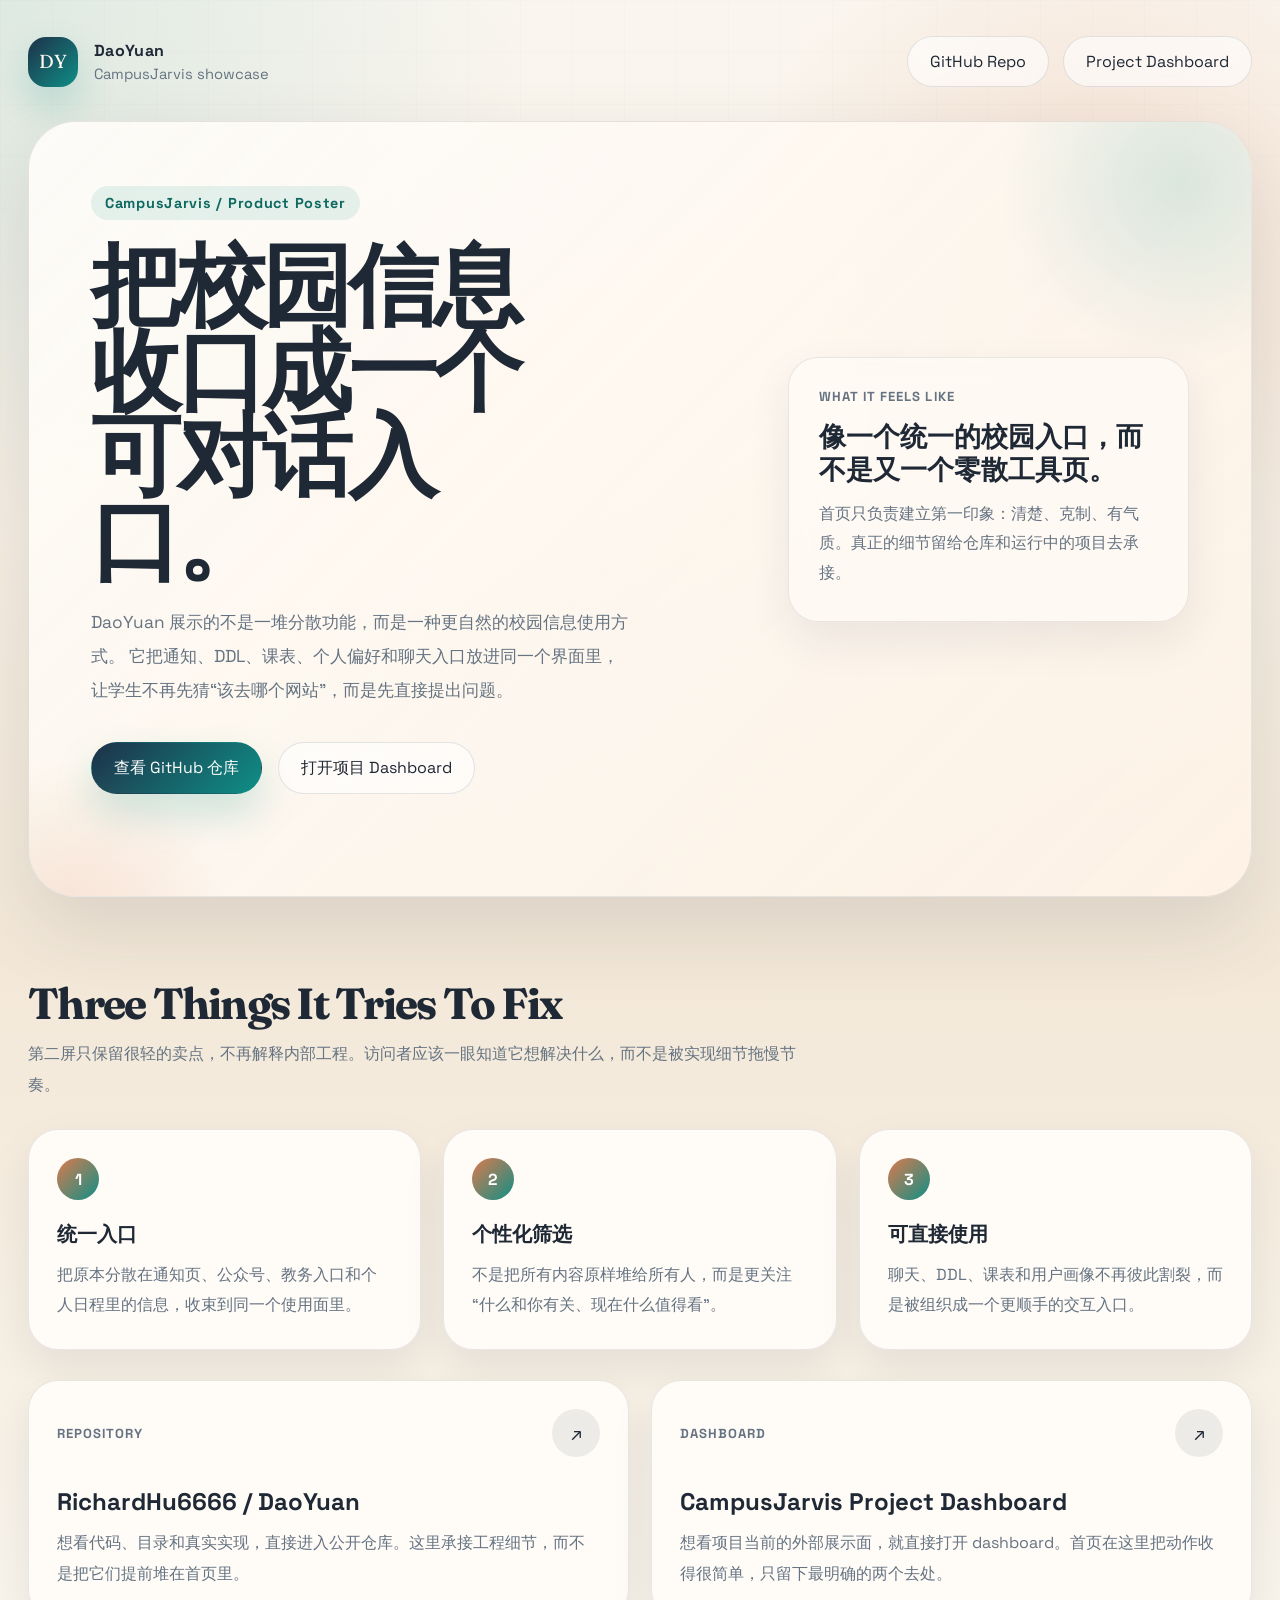
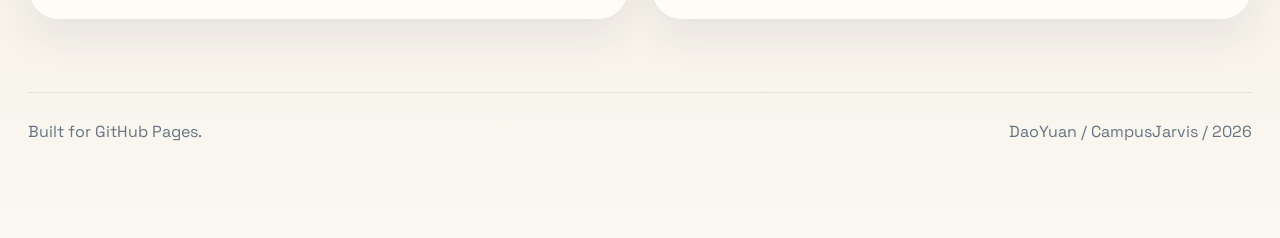
<file: index.html>
<!DOCTYPE html>
<html lang="zh-CN">
<head>
  <meta charset="UTF-8">
  <meta name="viewport" content="width=device-width, initial-scale=1.0">
  <title>DaoYuan | CampusJarvis</title>
  <meta name="description" content="DaoYuan 是 CampusJarvis 的展示型首页，用更轻的方式呈现项目愿景与入口。">
  <link rel="preconnect" href="https://fonts.googleapis.com">
  <link rel="preconnect" href="https://fonts.gstatic.com" crossorigin>
  <link href="https://fonts.googleapis.com/css2?family=Fraunces:opsz,wght@9..144,600;9..144,700&family=Space+Grotesk:wght@400;500;700&display=swap" rel="stylesheet">
  <style>
    :root {
      --bg: #f7f1e7;
      --paper: rgba(255, 251, 245, 0.8);
      --paper-strong: rgba(255, 252, 248, 0.92);
      --line: rgba(31, 43, 59, 0.1);
      --text: #1f2835;
      --muted: #657382;
      --navy: #1e3149;
      --teal: #0f8f86;
      --orange: #dc7a4d;
      --shadow: 0 32px 80px rgba(31, 43, 59, 0.12);
      --max-width: 1240px;
      --radius-xl: 42px;
      --radius-lg: 30px;
      --radius-md: 24px;
    }

    * {
      box-sizing: border-box;
    }

    body {
      margin: 0;
      color: var(--text);
      font-family: "Space Grotesk", "Segoe UI", sans-serif;
      background:
        radial-gradient(circle at top left, rgba(15, 143, 134, 0.12), transparent 24%),
        radial-gradient(circle at 86% 12%, rgba(220, 122, 77, 0.16), transparent 18%),
        linear-gradient(180deg, #faf6ef 0%, #f3e8d8 52%, #faf8f2 100%);
      min-height: 100vh;
    }

    body::before {
      content: "";
      position: fixed;
      inset: 0;
      z-index: -1;
      pointer-events: none;
      background-image:
        linear-gradient(rgba(30, 49, 73, 0.028) 1px, transparent 1px),
        linear-gradient(90deg, rgba(30, 49, 73, 0.028) 1px, transparent 1px);
      background-size: 52px 52px;
      mask-image: linear-gradient(180deg, rgba(0, 0, 0, 0.45), transparent 86%);
    }

    a {
      color: inherit;
      text-decoration: none;
    }

    .page {
      width: min(calc(100% - 56px), var(--max-width));
      margin: 0 auto;
      padding: 28px 0 96px;
    }

    .topbar {
      display: flex;
      justify-content: space-between;
      align-items: center;
      gap: 20px;
      padding: 8px 0 34px;
    }

    .brand {
      display: flex;
      align-items: center;
      gap: 16px;
    }

    .brand-mark {
      width: 50px;
      height: 50px;
      border-radius: 18px;
      display: grid;
      place-items: center;
      color: #fff9f2;
      font-family: "Fraunces", serif;
      font-size: 1.18rem;
      background: linear-gradient(135deg, var(--navy), var(--teal));
      box-shadow: 0 18px 38px rgba(15, 143, 134, 0.22);
    }

    .brand-title {
      font-weight: 700;
      letter-spacing: 0.02em;
    }

    .brand-sub {
      margin-top: 4px;
      color: var(--muted);
      font-size: 0.92rem;
    }

    .nav {
      display: flex;
      gap: 14px;
    }

    .nav-link,
    .cta {
      display: inline-flex;
      align-items: center;
      justify-content: center;
      padding: 14px 22px;
      border-radius: 999px;
      border: 1px solid rgba(30, 49, 73, 0.12);
      background: rgba(255, 255, 255, 0.58);
      backdrop-filter: blur(10px);
      transition: transform 0.22s ease, box-shadow 0.22s ease, border-color 0.22s ease;
    }

    .nav-link:hover,
    .cta:hover {
      transform: translateY(-2px);
      box-shadow: 0 16px 32px rgba(31, 43, 59, 0.12);
      border-color: rgba(15, 143, 134, 0.28);
    }

    .hero {
      position: relative;
      overflow: hidden;
      min-height: calc(100vh - 124px);
      padding: 64px 62px;
      border-radius: 48px;
      border: 1px solid var(--line);
      background:
        linear-gradient(135deg, rgba(255, 252, 248, 0.95), rgba(255, 245, 233, 0.84)),
        linear-gradient(120deg, rgba(15, 143, 134, 0.08), rgba(220, 122, 77, 0.08));
      box-shadow: var(--shadow);
    }

    .hero::before,
    .hero::after {
      content: "";
      position: absolute;
      border-radius: 50%;
      pointer-events: none;
    }

    .hero::before {
      width: 380px;
      height: 380px;
      right: -120px;
      top: -130px;
      background: radial-gradient(circle, rgba(15, 143, 134, 0.15), transparent 68%);
    }

    .hero::after {
      width: 320px;
      height: 320px;
      left: -120px;
      bottom: -180px;
      background: radial-gradient(circle, rgba(220, 122, 77, 0.16), transparent 70%);
    }

    .hero-grid {
      position: relative;
      display: grid;
      grid-template-columns: minmax(0, 1.15fr) minmax(320px, 0.72fr);
      gap: 56px;
      align-items: end;
      min-height: 100%;
    }

    .eyebrow {
      display: inline-flex;
      align-items: center;
      padding: 8px 14px;
      border-radius: 999px;
      background: rgba(15, 143, 134, 0.1);
      color: #0e6961;
      font-size: 0.9rem;
      font-weight: 700;
      letter-spacing: 0.05em;
    }

    h1 {
      margin: 22px 0 24px;
      max-width: 8.8ch;
      font-family: "Fraunces", serif;
      font-size: clamp(4.7rem, 7vw, 7.2rem);
      line-height: 0.95;
      letter-spacing: -0.05em;
    }

    .hero-copy {
      max-width: 34rem;
      color: var(--muted);
      font-size: 1.08rem;
      line-height: 1.95;
    }

    .hero-actions {
      display: flex;
      gap: 16px;
      margin-top: 34px;
      flex-wrap: wrap;
    }

    .cta.primary {
      color: white;
      border-color: transparent;
      background: linear-gradient(135deg, var(--navy), var(--teal));
      box-shadow: 0 20px 40px rgba(15, 143, 134, 0.2);
    }

    .hero-note {
      align-self: center;
      padding: 30px 30px 34px;
      border-radius: var(--radius-lg);
      border: 1px solid var(--line);
      background: var(--paper);
      backdrop-filter: blur(12px);
      box-shadow: 0 18px 44px rgba(31, 43, 59, 0.08);
    }

    .hero-note .label {
      color: var(--muted);
      font-size: 0.82rem;
      font-weight: 700;
      letter-spacing: 0.08em;
      text-transform: uppercase;
    }

    .hero-note strong {
      display: block;
      margin: 16px 0 12px;
      font-size: 1.7rem;
      line-height: 1.2;
      font-weight: 700;
    }

    .hero-note p {
      margin: 0;
      color: var(--muted);
      line-height: 1.85;
    }

    .section {
      margin-top: 84px;
    }

    .section-head {
      max-width: 48rem;
      margin-bottom: 28px;
    }

    .section-head h2 {
      margin: 0 0 14px;
      font-family: "Fraunces", serif;
      font-size: clamp(2.4rem, 3.4vw, 4rem);
      line-height: 1.02;
      letter-spacing: -0.04em;
    }

    .section-head p {
      margin: 0;
      color: var(--muted);
      font-size: 1.02rem;
      line-height: 1.9;
    }

    .highlights {
      display: grid;
      grid-template-columns: repeat(3, minmax(0, 1fr));
      gap: 22px;
    }

    .highlight,
    .entry-card {
      border-radius: var(--radius-lg);
      border: 1px solid var(--line);
      background: var(--paper-strong);
      box-shadow: 0 18px 44px rgba(31, 43, 59, 0.08);
    }

    .highlight {
      padding: 28px 28px 30px;
      min-height: 220px;
    }

    .highlight .index {
      width: 42px;
      height: 42px;
      display: grid;
      place-items: center;
      border-radius: 50%;
      color: white;
      font-weight: 700;
      background: linear-gradient(135deg, var(--orange), var(--teal));
      margin-bottom: 22px;
    }

    .highlight h3 {
      margin: 0 0 12px;
      font-size: 1.28rem;
      line-height: 1.25;
    }

    .highlight p {
      margin: 0;
      color: var(--muted);
      line-height: 1.85;
    }

    .entries {
      display: grid;
      grid-template-columns: repeat(2, minmax(0, 1fr));
      gap: 22px;
      margin-top: 30px;
    }

    .entry-card {
      padding: 28px 28px 30px;
      min-height: 240px;
      display: flex;
      flex-direction: column;
      justify-content: space-between;
      gap: 24px;
    }

    .entry-top {
      display: flex;
      justify-content: space-between;
      align-items: center;
      gap: 16px;
    }

    .entry-label {
      color: var(--muted);
      font-size: 0.82rem;
      font-weight: 700;
      letter-spacing: 0.08em;
      text-transform: uppercase;
    }

    .entry-arrow {
      width: 48px;
      height: 48px;
      display: grid;
      place-items: center;
      border-radius: 50%;
      background: rgba(30, 49, 73, 0.08);
      font-size: 1.15rem;
    }

    .entry-card h3 {
      margin: 0 0 12px;
      font-size: 1.5rem;
      line-height: 1.2;
    }

    .entry-card p {
      margin: 0;
      color: var(--muted);
      line-height: 1.9;
    }

    .footer {
      margin-top: 72px;
      padding-top: 28px;
      border-top: 1px solid rgba(30, 49, 73, 0.1);
      display: flex;
      justify-content: space-between;
      gap: 16px;
      color: var(--muted);
    }

    @media (max-width: 1120px) {
      .hero-grid,
      .highlights,
      .entries {
        grid-template-columns: 1fr;
      }
    }
  </style>
</head>
<body>
  <div class="page">
    <header class="topbar">
      <div class="brand">
        <div class="brand-mark">DY</div>
        <div>
          <div class="brand-title">DaoYuan</div>
          <div class="brand-sub">CampusJarvis showcase</div>
        </div>
      </div>
      <nav class="nav" aria-label="Quick links">
        <a class="nav-link" href="https://github.com/RichardHu6666/DaoYuan" target="_blank" rel="noreferrer noopener">GitHub Repo</a>
        <a class="nav-link" href="https://b1qjlru2bq403s60-6666.sc01-webservice.gpuhome.cc:8443/" target="_blank" rel="noreferrer noopener">Project Dashboard</a>
      </nav>
    </header>

    <main>
      <section class="hero">
        <div class="hero-grid">
          <div>
            <div class="eyebrow">CampusJarvis / Product Poster</div>
            <h1>把校园信息收口成一个可对话入口。</h1>
            <div class="hero-copy">
              DaoYuan 展示的不是一堆分散功能，而是一种更自然的校园信息使用方式。
              它把通知、DDL、课表、个人偏好和聊天入口放进同一个界面里，
              让学生不再先猜“该去哪个网站”，而是先直接提出问题。
            </div>
            <div class="hero-actions">
              <a class="cta primary" href="https://github.com/RichardHu6666/DaoYuan" target="_blank" rel="noreferrer noopener">查看 GitHub 仓库</a>
              <a class="cta" href="https://b1qjlru2bq403s60-6666.sc01-webservice.gpuhome.cc:8443/" target="_blank" rel="noreferrer noopener">打开项目 Dashboard</a>
            </div>
          </div>

          <aside class="hero-note">
            <div class="label">What it feels like</div>
            <strong>像一个统一的校园入口，而不是又一个零散工具页。</strong>
            <p>首页只负责建立第一印象：清楚、克制、有气质。真正的细节留给仓库和运行中的项目去承接。</p>
          </aside>
        </div>
      </section>

      <section class="section">
        <div class="section-head">
          <h2>Three Things It Tries To Fix</h2>
          <p>第二屏只保留很轻的卖点，不再解释内部工程。访问者应该一眼知道它想解决什么，而不是被实现细节拖慢节奏。</p>
        </div>

        <div class="highlights">
          <article class="highlight">
            <div class="index">1</div>
            <h3>统一入口</h3>
            <p>把原本分散在通知页、公众号、教务入口和个人日程里的信息，收束到同一个使用面里。</p>
          </article>
          <article class="highlight">
            <div class="index">2</div>
            <h3>个性化筛选</h3>
            <p>不是把所有内容原样堆给所有人，而是更关注“什么和你有关、现在什么值得看”。</p>
          </article>
          <article class="highlight">
            <div class="index">3</div>
            <h3>可直接使用</h3>
            <p>聊天、DDL、课表和用户画像不再彼此割裂，而是被组织成一个更顺手的交互入口。</p>
          </article>
        </div>

        <div class="entries">
          <a class="entry-card" href="https://github.com/RichardHu6666/DaoYuan" target="_blank" rel="noreferrer noopener">
            <div class="entry-top">
              <div class="entry-label">Repository</div>
              <div class="entry-arrow">↗</div>
            </div>
            <div>
              <h3>RichardHu6666 / DaoYuan</h3>
              <p>想看代码、目录和真实实现，直接进入公开仓库。这里承接工程细节，而不是把它们提前堆在首页里。</p>
            </div>
          </a>

          <a class="entry-card" href="https://b1qjlru2bq403s60-6666.sc01-webservice.gpuhome.cc:8443/" target="_blank" rel="noreferrer noopener">
            <div class="entry-top">
              <div class="entry-label">Dashboard</div>
              <div class="entry-arrow">↗</div>
            </div>
            <div>
              <h3>CampusJarvis Project Dashboard</h3>
              <p>想看项目当前的外部展示面，就直接打开 dashboard。首页在这里把动作收得很简单，只留下最明确的两个去处。</p>
            </div>
          </a>
        </div>
      </section>
    </main>

    <footer class="footer">
      <div>Built for GitHub Pages.</div>
      <div>DaoYuan / CampusJarvis / 2026</div>
    </footer>
  </div>
</body>
</html>
</file>
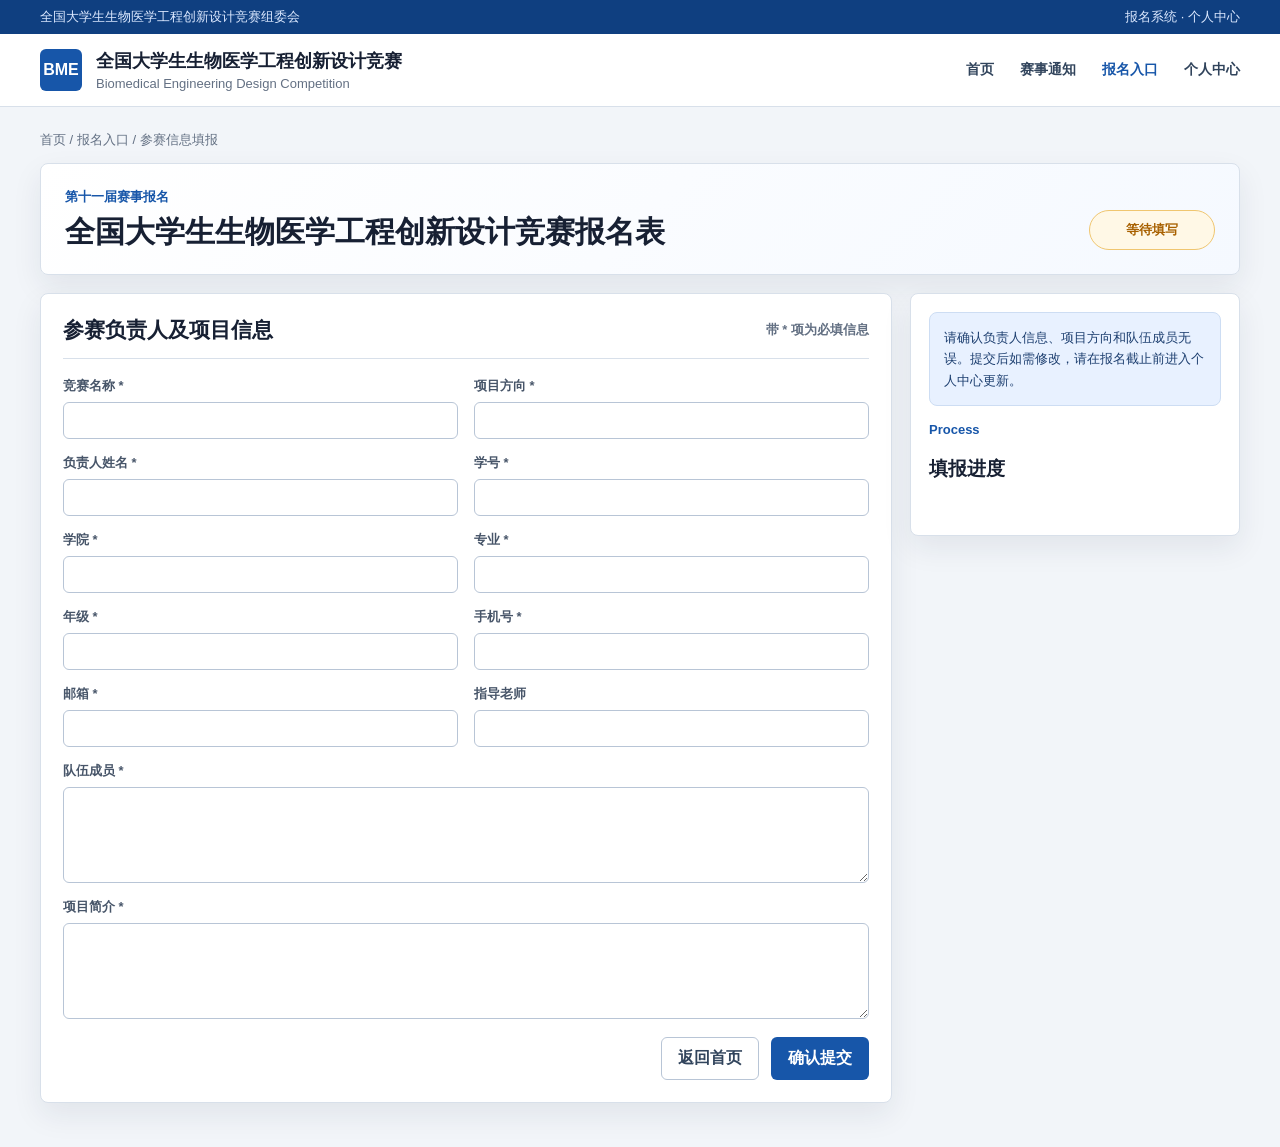
<file: if_land_web-fusion/user_info_update/static/demo-register.html>
<!doctype html>
<html lang="zh-CN">
  <head>
    <meta charset="utf-8" />
    <meta name="viewport" content="width=device-width, initial-scale=1" />
    <title>第十一届全国大学生生物医学工程创新设计竞赛 - 报名系统</title>
    <style>
      :root {
        color-scheme: light;
        --bg: #f2f5f9;
        --surface: #ffffff;
        --surface-soft: #f7f9fc;
        --line: #d8e0ea;
        --line-strong: #b8c5d6;
        --text: #172033;
        --muted: #637083;
        --brand: #1756a9;
        --brand-dark: #0f3f80;
        --brand-soft: #e8f1ff;
        --green: #11845b;
        --amber: #a86100;
        --shadow: 0 12px 30px rgba(22, 42, 68, 0.08);
        --radius: 8px;
      }

      * {
        box-sizing: border-box;
      }

      body {
        margin: 0;
        background: var(--bg);
        color: var(--text);
        font-family: "Microsoft YaHei", "Segoe UI", Arial, sans-serif;
        letter-spacing: 0;
      }

      button,
      input,
      textarea {
        font: inherit;
      }

      .site-top {
        background: var(--brand-dark);
        color: #dce9ff;
        font-size: 13px;
      }

      .site-top-inner,
      .site-nav-inner,
      .page {
        width: min(1200px, calc(100vw - 72px));
        margin: 0 auto;
      }

      .site-top-inner {
        display: flex;
        justify-content: space-between;
        padding: 8px 0;
      }

      .site-nav {
        border-bottom: 1px solid var(--line);
        background: var(--surface);
      }

      .site-nav-inner {
        display: flex;
        align-items: center;
        justify-content: space-between;
        min-height: 72px;
      }

      .brand-block {
        display: flex;
        align-items: center;
        gap: 14px;
      }

      .brand-mark {
        display: grid;
        place-items: center;
        width: 42px;
        height: 42px;
        border-radius: 6px;
        background: var(--brand);
        color: #fff;
        font-weight: 900;
      }

      .brand-title {
        display: grid;
        gap: 3px;
      }

      .brand-title strong {
        font-size: 18px;
      }

      .brand-title span {
        color: var(--muted);
        font-size: 13px;
      }

      .nav-links {
        display: flex;
        gap: 26px;
        color: #31445c;
        font-size: 14px;
        font-weight: 800;
      }

      .nav-links span.active {
        color: var(--brand);
      }

      .page {
        padding: 24px 0 44px;
      }

      .breadcrumb {
        margin-bottom: 14px;
        color: var(--muted);
        font-size: 13px;
      }

      .hero {
        display: flex;
        align-items: flex-end;
        justify-content: space-between;
        gap: 24px;
        margin-bottom: 18px;
        padding: 24px;
        border: 1px solid var(--line);
        border-radius: var(--radius);
        background: linear-gradient(135deg, #ffffff 0%, #f5f9ff 100%);
        box-shadow: var(--shadow);
      }

      .hero h1 {
        margin: 8px 0 0;
        font-size: 30px;
        line-height: 1.2;
      }

      .eyebrow {
        margin: 0;
        color: var(--brand);
        font-size: 13px;
        font-weight: 900;
      }

      .status-pill {
        flex: 0 0 auto;
        min-width: 126px;
        padding: 10px 14px;
        border: 1px solid #f0c66f;
        border-radius: 999px;
        background: #fff8e6;
        color: var(--amber);
        text-align: center;
        font-size: 13px;
        font-weight: 900;
      }

      .layout {
        display: grid;
        grid-template-columns: minmax(0, 1fr) 330px;
        gap: 18px;
        align-items: start;
      }

      .panel,
      .side-panel {
        border: 1px solid var(--line);
        border-radius: var(--radius);
        background: var(--surface);
        box-shadow: var(--shadow);
      }

      .panel {
        padding: 22px;
      }

      .section-title {
        display: flex;
        align-items: center;
        justify-content: space-between;
        gap: 18px;
        margin-bottom: 18px;
        padding-bottom: 14px;
        border-bottom: 1px solid var(--line);
      }

      .section-title h2 {
        margin: 0;
        font-size: 21px;
      }

      .section-title span {
        color: var(--muted);
        font-size: 13px;
        font-weight: 800;
      }

      .field-grid {
        display: grid;
        grid-template-columns: repeat(2, minmax(0, 1fr));
        gap: 15px 16px;
      }

      label {
        display: grid;
        gap: 7px;
        color: #475569;
        font-size: 13px;
        font-weight: 800;
      }

      input,
      textarea {
        width: 100%;
        border: 1px solid var(--line-strong);
        border-radius: 6px;
        background: #fff;
        color: var(--text);
        padding: 10px 11px;
        outline: none;
      }

      textarea {
        min-height: 96px;
        resize: vertical;
        line-height: 1.55;
      }

      input.filling,
      textarea.filling {
        border-color: var(--brand);
        background: #f7fbff;
        box-shadow: 0 0 0 3px rgba(23, 86, 169, 0.13);
      }

      .span-two {
        grid-column: span 2;
      }

      .actions {
        display: flex;
        justify-content: flex-end;
        gap: 12px;
        margin-top: 18px;
      }

      .button {
        border: 1px solid transparent;
        border-radius: 6px;
        padding: 10px 16px;
        font-weight: 900;
        text-decoration: none;
        cursor: pointer;
      }

      .button.primary {
        background: var(--brand);
        color: #fff;
      }

      .button.primary.ready {
        background: var(--green);
        box-shadow: 0 0 0 5px rgba(17, 132, 91, 0.14);
      }

      .button.secondary {
        border-color: var(--line-strong);
        background: #fff;
        color: #31445c;
      }

      .side-panel {
        display: grid;
        gap: 16px;
        padding: 18px;
      }

      .notice-box {
        padding: 14px;
        border: 1px solid #cdddf3;
        border-radius: var(--radius);
        background: var(--brand-soft);
        color: #1d3f70;
        line-height: 1.65;
        font-size: 13px;
      }

      .progress-list {
        display: grid;
        gap: 10px;
        margin: 0;
        padding: 0;
        list-style: none;
      }

      .progress-list li {
        display: flex;
        align-items: center;
        gap: 9px;
        color: var(--muted);
        font-size: 13px;
        font-weight: 800;
      }

      .dot {
        width: 9px;
        height: 9px;
        border-radius: 999px;
        background: var(--line-strong);
      }

      .progress-list li.done {
        color: var(--green);
      }

      .progress-list li.done .dot {
        background: var(--green);
      }

      .success {
        display: none;
        margin-top: 18px;
        padding: 16px;
        border: 1px solid rgba(17, 132, 91, 0.28);
        border-radius: var(--radius);
        background: #ecfdf7;
        color: #075d4e;
        line-height: 1.7;
        font-weight: 800;
      }

      .success.show {
        display: block;
      }
    </style>
  </head>
  <body>
    <div class="site-top">
      <div class="site-top-inner">
        <span>全国大学生生物医学工程创新设计竞赛组委会</span>
        <span>报名系统 · 个人中心</span>
      </div>
    </div>
    <nav class="site-nav" aria-label="赛事导航">
      <div class="site-nav-inner">
        <div class="brand-block">
          <div class="brand-mark">BME</div>
          <div class="brand-title">
            <strong>全国大学生生物医学工程创新设计竞赛</strong>
            <span>Biomedical Engineering Design Competition</span>
          </div>
        </div>
        <div class="nav-links" aria-hidden="true">
          <span>首页</span>
          <span>赛事通知</span>
          <span class="active">报名入口</span>
          <span>个人中心</span>
        </div>
      </div>
    </nav>

    <main class="page">
      <div class="breadcrumb">首页 / 报名入口 / 参赛信息填报</div>
      <header class="hero">
        <div>
          <p class="eyebrow">第十一届赛事报名</p>
          <h1>全国大学生生物医学工程创新设计竞赛报名表</h1>
        </div>
        <span id="statusPill" class="status-pill">等待填写</span>
      </header>

      <div class="layout">
        <section class="panel" aria-label="报名表单">
          <div class="section-title">
            <h2>参赛负责人及项目信息</h2>
            <span>带 * 项为必填信息</span>
          </div>
          <div class="field-grid">
            <label>
              竞赛名称 *
              <input data-demo-field="competition" />
            </label>
            <label>
              项目方向 *
              <input data-demo-field="direction" />
            </label>
            <label>
              负责人姓名 *
              <input data-demo-field="name" />
            </label>
            <label>
              学号 *
              <input data-demo-field="studentId" />
            </label>
            <label>
              学院 *
              <input data-demo-field="college" />
            </label>
            <label>
              专业 *
              <input data-demo-field="major" />
            </label>
            <label>
              年级 *
              <input data-demo-field="grade" />
            </label>
            <label>
              手机号 *
              <input data-demo-field="phone" />
            </label>
            <label>
              邮箱 *
              <input data-demo-field="email" />
            </label>
            <label>
              指导老师
              <input data-demo-field="teacher" />
            </label>
            <label class="span-two">
              队伍成员 *
              <textarea data-demo-field="members"></textarea>
            </label>
            <label class="span-two">
              项目简介 *
              <textarea data-demo-field="summary"></textarea>
            </label>
          </div>

          <div class="actions">
            <a class="button secondary" href="/?demo=1">返回首页</a>
            <button id="submitBtn" class="button primary" type="button" disabled>确认提交</button>
          </div>
          <div id="successBox" class="success">
            报名成功。报名编号：BME202606070018。后续通知将通过报名系统消息和预留邮箱同步发送，请关注材料提交截止时间。
          </div>
        </section>

        <aside class="side-panel" aria-label="填报进度">
          <div class="notice-box">
            请确认负责人信息、项目方向和队伍成员无误。提交后如需修改，请在报名截止前进入个人中心更新。
          </div>
          <div>
            <p class="eyebrow">Process</p>
            <h3>填报进度</h3>
          </div>
          <ul id="progressList" class="progress-list"></ul>
        </aside>
      </div>
    </main>

    <script>
      const params = new URLSearchParams(window.location.search);
      const autofill = params.get("autofill") === "1";
      const statusPill = document.querySelector("#statusPill");
      const submitBtn = document.querySelector("#submitBtn");
      const successBox = document.querySelector("#successBox");
      const progressList = document.querySelector("#progressList");

      const fields = [
        ["competition", "全国大学生生物医学工程创新设计竞赛", "填写竞赛名称"],
        ["direction", "AI + 医学影像辅助分析", "填写项目方向"],
        ["name", "张三", "读取负责人姓名"],
        ["studentId", "2026123456", "读取学号"],
        ["college", "仪器科学与工程学院", "读取学院"],
        ["major", "智能感知工程", "读取专业"],
        ["grade", "2026级", "读取年级"],
        ["phone", "13800001234", "读取手机号"],
        ["email", "zhangsan@example.edu.cn", "读取邮箱"],
        ["teacher", "李老师", "填写指导老师"],
        ["members", "张三（负责人）\n李四（算法与模型）\n王五（交互与展示）", "填写队伍成员"],
        [
          "summary",
          "本项目面向医学影像辅助分析场景，尝试结合智能感知与人工智能方法，对校园创新训练中的医学工程问题进行原型验证。",
          "生成项目简介",
        ],
      ];

      function sleep(ms) {
        return new Promise((resolve) => window.setTimeout(resolve, ms));
      }

      function addProgress(text) {
        const item = document.createElement("li");
        item.innerHTML = '<span class="dot"></span><span></span>';
        item.querySelector("span:last-child").textContent = text;
        progressList.appendChild(item);
        return item;
      }

      async function typeValue(control, value) {
        const text = String(value).replace(/\\n/g, "\n");
        control.scrollIntoView({ block: "center", behavior: "smooth" });
        await sleep(220);
        control.focus();
        control.classList.add("filling");
        control.value = "";
        for (const char of text) {
          control.value += char;
          await sleep(22);
        }
        control.classList.remove("filling");
      }

      async function runAutofill() {
        statusPill.textContent = "正在填写";
        for (const [name, value, label] of fields) {
          const progress = addProgress(label);
          const control = document.querySelector(`[data-demo-field="${name}"]`);
          await sleep(650 + Math.floor(Math.random() * 380));
          await typeValue(control, value);
          progress.classList.add("done");
        }
        await sleep(520);
        statusPill.textContent = "等待确认";
        submitBtn.disabled = false;
        submitBtn.classList.add("ready");
        submitBtn.focus();
      }

      submitBtn.addEventListener("click", () => {
        statusPill.textContent = "报名成功";
        submitBtn.disabled = true;
        submitBtn.classList.remove("ready");
        successBox.classList.add("show");
      });

      if (autofill) {
        runAutofill();
      } else {
        submitBtn.disabled = false;
      }
    </script>
  </body>
</html>
</file>
